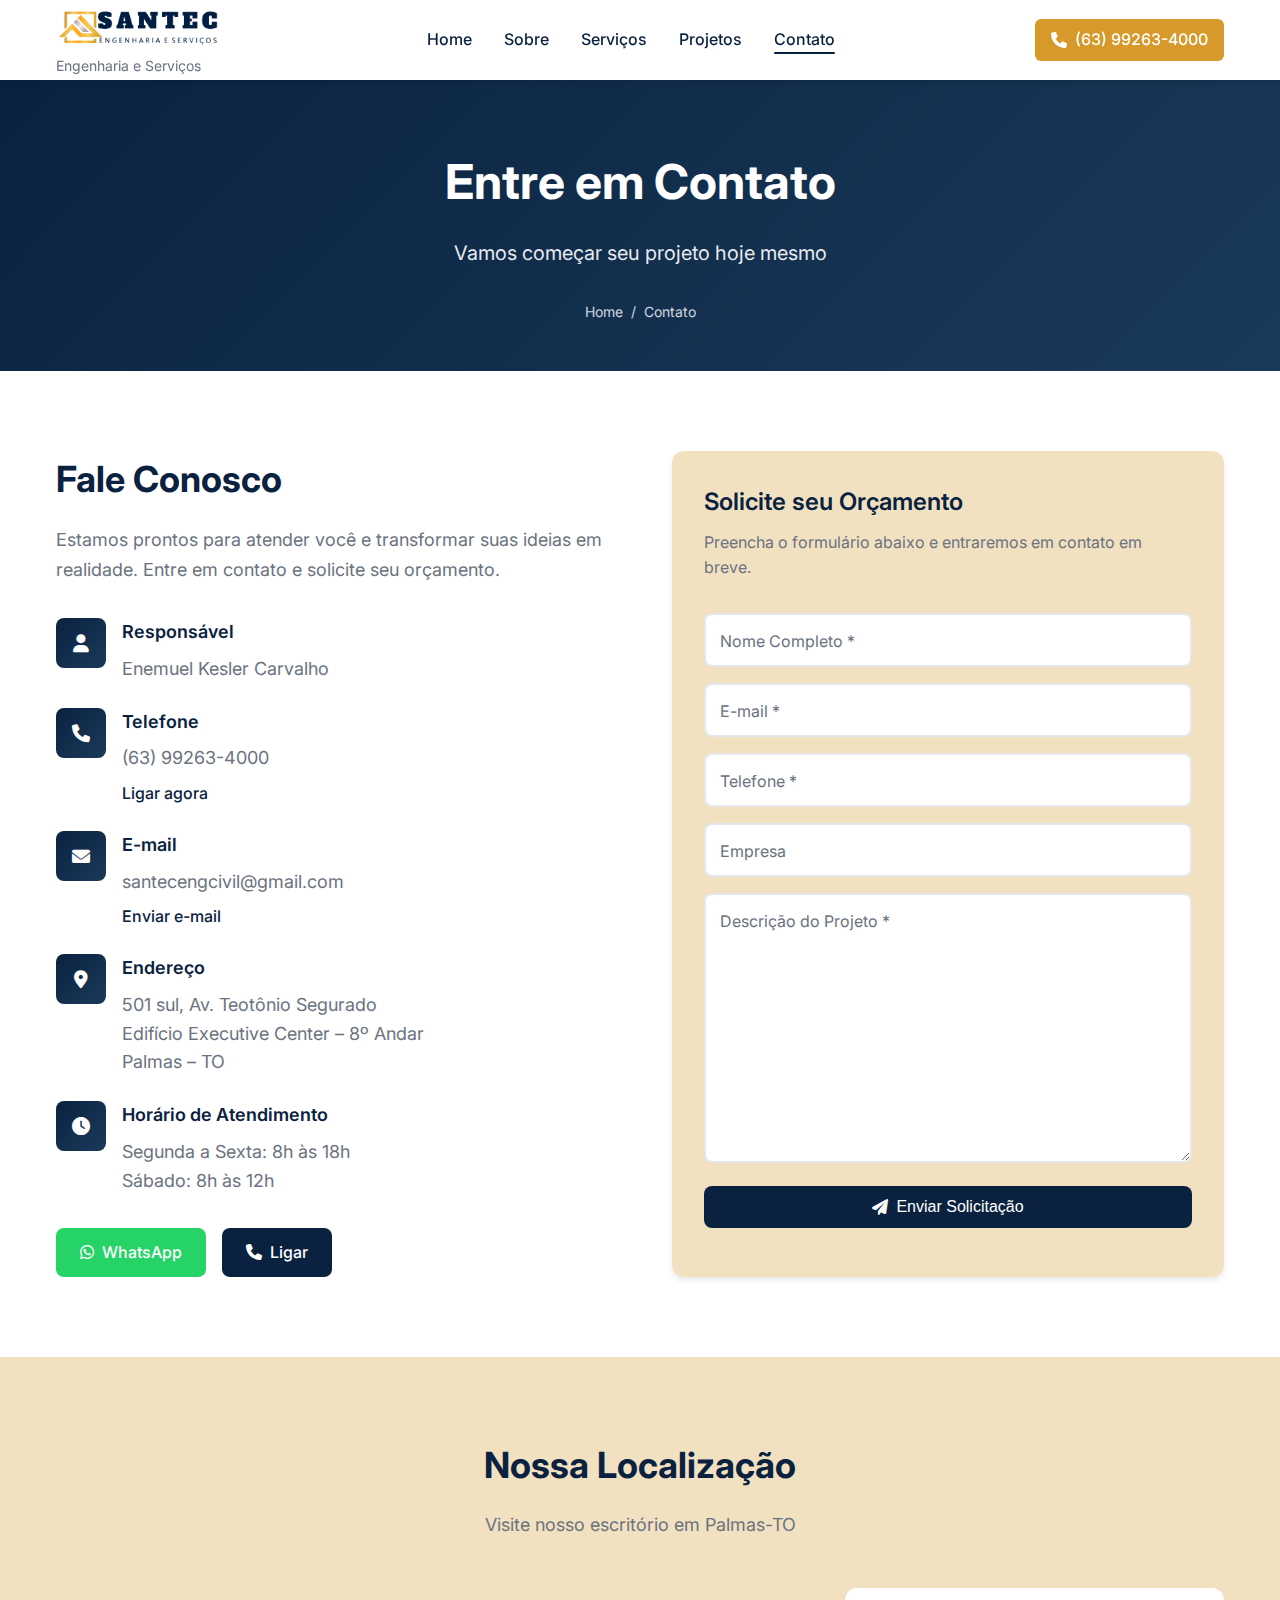
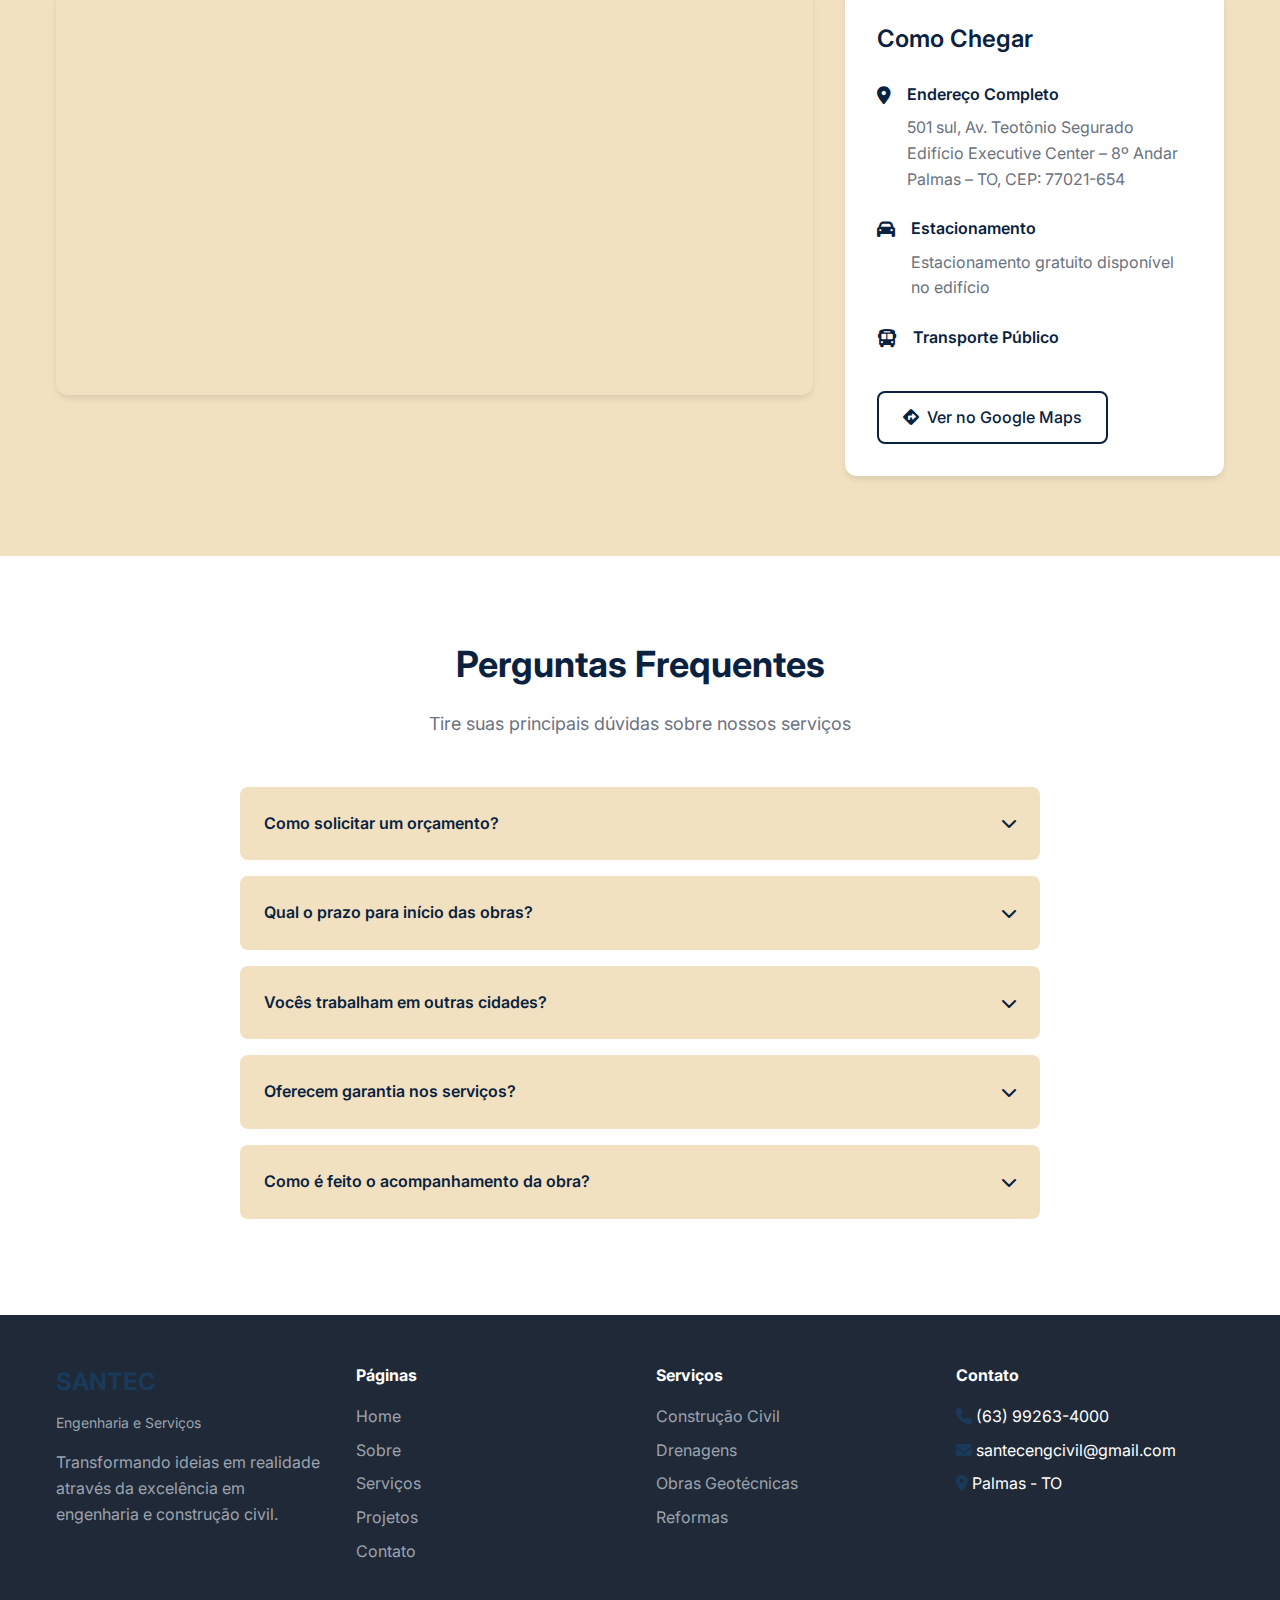
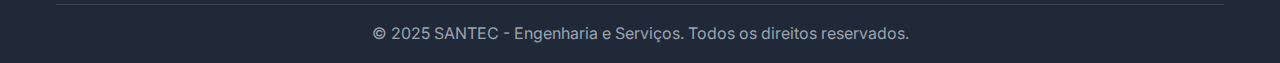
<file: contato.html>
<!DOCTYPE html>
<html lang="pt-BR">
<head>
    <meta charset="UTF-8">
    <meta name="viewport" content="width=device-width, initial-scale=1.0">
    <title>Contato - SANTEC Engenharia e Serviços</title>
    <meta name="description" content="Entre em contato com a SANTEC. Solicite orçamentos e tire suas dúvidas sobre nossos serviços de engenharia.">
    <link rel="stylesheet" href="./css/style.css">
    <link href="https://fonts.googleapis.com/css2?family=Inter:wght@300;400;500;600;700;800&display=swap" rel="stylesheet">
    <link rel="stylesheet" href="https://cdnjs.cloudflare.com/ajax/libs/font-awesome/6.0.0/css/all.min.css">
</head>
<body>
    <!-- Header -->
    <header class="header" id="header">
        <nav class="nav container">
            <div class="nav__logo">
                <img src="./images/santec_logo.png" alt="SANTEC - Engenharia e Serviços" style="height: 50px; width: auto;">
                <span>Engenharia e Serviços</span>
            </div>
            
            <div class="nav__menu" id="nav-menu">
                <ul class="nav__list">
                    <li class="nav__item">
                        <a href="index.html" class="nav__link">Home</a>
                    </li>
                    <li class="nav__item">
                        <a href="sobre.html" class="nav__link">Sobre</a>
                    </li>
                    <li class="nav__item">
                        <a href="servicos.html" class="nav__link">Serviços</a>
                    </li>
                    <li class="nav__item">
                        <a href="projetos.html" class="nav__link">Projetos</a>
                    </li>
                    <li class="nav__item">
                        <a href="contato.html" class="nav__link active-link">Contato</a>
                    </li>
                </ul>
                
                <div class="nav__close" id="nav-close">
                    <i class="fas fa-times"></i>
                </div>
            </div>
            
            <div class="nav__actions">
                <a href="tel:+5563992634000" class="nav__phone">
                    <i class="fas fa-phone"></i>
                    (63) 99263-4000
                </a>
                
                <div class="nav__toggle" id="nav-toggle">
                    <i class="fas fa-bars"></i>
                </div>
            </div>
        </nav>
    </header>

    <!-- Main -->
    <main class="main">
        <!-- Page Header -->
        <section class="page-header">
            <div class="container">
                <div class="page-header__content">
                    <h1>Entre em Contato</h1>
                    <p>Vamos começar seu projeto hoje mesmo</p>
                    <nav class="breadcrumb">
                        <a href="index.html">Home</a>
                        <span>/</span>
                        <span>Contato</span>
                    </nav>
                </div>
            </div>
        </section>

        <!-- Contact Section -->
        <section class="contact section">
            <div class="container">
                <div class="contact__container">
                    <!-- Contact Info -->
                    <div class="contact__info">
                        <h2>Fale Conosco</h2>
                        <p>Estamos prontos para atender você e transformar suas ideias em realidade. Entre em contato e solicite seu orçamento.</p>
                        
                        <div class="contact__details">
                            <div class="contact__item">
                                <div class="contact__icon">
                                    <i class="fas fa-user"></i>
                                </div>
                                <div>
                                    <h4>Responsável</h4>
                                    <p>Enemuel Kesler Carvalho</p>
                                </div>
                            </div>
                            
                            <div class="contact__item">
                                <div class="contact__icon">
                                    <i class="fas fa-phone"></i>
                                </div>
                                <div>
                                    <h4>Telefone</h4>
                                    <p>(63) 99263-4000</p>
                                    <a href="tel:+5563992634000" class="contact__link">Ligar agora</a>
                                </div>
                            </div>
                            
                            <div class="contact__item">
                                <div class="contact__icon">
                                    <i class="fas fa-envelope"></i>
                                </div>
                                <div>
                                    <h4>E-mail</h4>
                                    <p>santecengcivil@gmail.com</p>
                                    <a href="mailto:santecengcivil@gmail.com" class="contact__link">Enviar e-mail</a>
                                </div>
                            </div>
                            
                            <div class="contact__item">
                                <div class="contact__icon">
                                    <i class="fas fa-map-marker-alt"></i>
                                </div>
                                <div>
                                    <h4>Endereço</h4>
                                    <p>501 sul, Av. Teotônio Segurado<br>
                                    Edifício Executive Center – 8º Andar<br>
                                    Palmas – TO</p>
                                </div>
                            </div>
                            
                            <div class="contact__item">
                                <div class="contact__icon">
                                    <i class="fas fa-clock"></i>
                                </div>
                                <div>
                                    <h4>Horário de Atendimento</h4>
                                    <p>Segunda a Sexta: 8h às 18h<br>
                                    Sábado: 8h às 12h</p>
                                </div>
                            </div>
                        </div>

                        <!-- Quick Contact Buttons -->
                        <div class="quick__contact">
                            <a href="https://wa.me/5563992634000" class="quick__btn whatsapp" target="_blank">
                                <i class="fab fa-whatsapp"></i>
                                WhatsApp
                            </a>
                            <a href="tel:+5563992634000" class="quick__btn phone">
                                <i class="fas fa-phone"></i>
                                Ligar
                            </a>
                        </div>
                    </div>
                    
                    <!-- Contact Form -->
                    <div class="contact__form-container">
                        <h3>Solicite seu Orçamento</h3>
                        <p>Preencha o formulário abaixo e entraremos em contato em breve.</p>
                        
                        <form class="contact__form" id="contact-form" action="https://formspree.io/f/mqayzrkv" method="POST">
                            
                                <div class="form__group">
                                    <input type="text" id="name" name="name" class="form__input" placeholder=" " required>
                                    <label for="name" class="form__label">Nome Completo *</label>
                                </div>
                                
                                <div class="form__group">
                                    <input type="email" id="email" name="email" class="form__input" placeholder=" " required>
                                    <label for="email" class="form__label">E-mail *</label>
                                </div>
                            
                            
                            
                                <div class="form__group">
                                    <input type="tel" id="phone" name="telefone" class="form__input" placeholder=" " required>
                                    <label for="phone" class="form__label">Telefone *</label>
                                </div>
                                
                                <div class="form__group">
                                    <input type="text" id="company" name="company" class="form__input" placeholder=" ">
                                    <label for="company" class="form__label">Empresa</label>
                                </div>
                            
                            
                            
                            <div class="form__group">
                                <textarea id="message" name="descricao_do_projeto" class="form__input form__textarea" placeholder=" " required></textarea>
                                <label for="message" class="form__label">Descrição do Projeto *</label>
                            </div>
                            
                            <button type="submit" class="btn btn--primary btn--full">
                                <i class="fas fa-paper-plane"></i>
                                Enviar Solicitação
                            </button>
                        </form>
                    </div>
                </div>
            </div>
        </section>

        <!-- Map Section -->
        <section class="map section">
            <div class="container">
                <div class="section__header">
                    <h2 class="section__title">Nossa Localização</h2>
                    <p class="section__subtitle">Visite nosso escritório em Palmas-TO</p>
                </div>
                <div class="map__container">
                    <div class="map__embed">
                        <iframe 
                            src="https://www.google.com/maps/embed?pb=!1m18!1m12!1m3!1d3301.8388701240883!2d-48.3347983174154!3d-10.215508945833085!2m3!1f0!2f0!3f0!3m2!1i1024!2i768!4f13.1!3m3!1m2!1s0x933b34bdd563d391%3A0x35f65eec5fef2119!2sEdificio%20Executive%20Center!5e0!3m2!1spt-BR!2sbr!4v1758647040303!5m2!1spt-BR!2sbr" 
                            width="100%" 
                            height="400" 
                            style="border:0;" 
                            allowfullscreen="" 
                            loading="lazy" 
                            referrerpolicy="no-referrer-when-downgrade">
                        </iframe>
                    </div>
                    
                    <div class="map__info">
                        <h3>Como Chegar</h3>
                        <div class="map__details">
                            <div class="map__item">
                                <i class="fas fa-map-marker-alt"></i>
                                <div>
                                    <h4>Endereço Completo</h4>
                                    <p>501 sul, Av. Teotônio Segurado<br>
                                    Edifício Executive Center – 8º Andar<br>
                                    Palmas – TO, CEP: 77021-654</p>
                                </div>
                            </div>
                            
                            <div class="map__item">
                                <i class="fas fa-car"></i>
                                <div>
                                    <h4>Estacionamento</h4>
                                    <p>Estacionamento gratuito disponível no edifício</p>
                                </div>
                            </div>
                            
                            <div class="map__item">
                                <i class="fas fa-bus"></i>
                                <div>
                                    <h4>Transporte Público</h4>
                                </div>
                            </div>
                        </div>
                        
                        <a href="https://maps.google.com/?q=Edificio+Executive+Center+Palmas+TO" target="_blank" class="btn btn--secondary">
                            <i class="fas fa-directions"></i>
                            Ver no Google Maps
                        </a>
                    </div>
                </div>
            </div>
        </section>

        <!-- FAQ Section -->
        <section class="faq section">
            <div class="container">
                <div class="section__header">
                    <h2 class="section__title">Perguntas Frequentes</h2>
                    <p class="section__subtitle">Tire suas principais dúvidas sobre nossos serviços</p>
                </div>
                
                <div class="faq__container">
                    <div class="faq__item">
                        <div class="faq__question" onclick="toggleFaq(this)">
                            <h4>Como solicitar um orçamento?</h4>
                            <i class="fas fa-chevron-down"></i>
                        </div>
                        <div class="faq__answer">
                            <p>Você pode solicitar um orçamento através do formulário desta página, por telefone ou WhatsApp. Nossa equipe entrará em contato em até 24 horas para agendar uma visita técnica.</p>
                        </div>
                    </div>
                    
                    <div class="faq__item">
                        <div class="faq__question" onclick="toggleFaq(this)">
                            <h4>Qual o prazo para início das obras?</h4>
                            <i class="fas fa-chevron-down"></i>
                        </div>
                        <div class="faq__answer">
                            <p>O prazo varia conforme a complexidade do projeto e disponibilidade de nossa equipe. Geralmente, obras menores podem iniciar em 15 dias, enquanto projetos maiores podem levar de 30 a 60 dias para início.</p>
                        </div>
                    </div>
                    
                    <div class="faq__item">
                        <div class="faq__question" onclick="toggleFaq(this)">
                            <h4>Vocês trabalham em outras cidades?</h4>
                            <i class="fas fa-chevron-down"></i>
                        </div>
                        <div class="faq__answer">
                            <p>Sim, atendemos todo o território nacional. Para projetos fora de Palmas-TO, avaliamos cada caso individualmente considerando logística e viabilidade.</p>
                        </div>
                    </div>
                    
                    <div class="faq__item">
                        <div class="faq__question" onclick="toggleFaq(this)">
                            <h4>Oferecem garantia nos serviços?</h4>
                            <i class="fas fa-chevron-down"></i>
                        </div>
                        <div class="faq__answer">
                            <p>Sim, oferecemos garantia de 5 anos para estruturas e 1 ano para acabamentos, conforme normas técnicas. Também prestamos suporte pós-obra para eventuais ajustes.</p>
                        </div>
                    </div>
                    
                    <div class="faq__item">
                        <div class="faq__question" onclick="toggleFaq(this)">
                            <h4>Como é feito o acompanhamento da obra?</h4>
                            <i class="fas fa-chevron-down"></i>
                        </div>
                        <div class="faq__answer">
                            <p>Fornecemos relatórios semanais com fotos e cronograma atualizado. O cliente tem acesso a um portal online para acompanhar o progresso em tempo real.</p>
                        </div>
                    </div>
                </div>
            </div>
        </section>
    </main>

    <!-- Footer -->
    <footer class="footer">
        <div class="container">
            <div class="footer__content">
                <div class="footer__section">
                    <div class="footer__logo">
                        <h3>SANTEC</h3>
                        <span>Engenharia e Serviços</span>
                    </div>
                    <p>Transformando ideias em realidade através da excelência em engenharia e construção civil.</p>
                </div>
                
                <div class="footer__section">
                    <h4>Páginas</h4>
                    <ul>
                        <li><a href="index.html">Home</a></li>
                        <li><a href="sobre.html">Sobre</a></li>
                        <li><a href="servicos.html">Serviços</a></li>
                        <li><a href="projetos.html">Projetos</a></li>
                        <li><a href="contato.html">Contato</a></li>
                    </ul>
                </div>
                
                <div class="footer__section">
                    <h4>Serviços</h4>
                    <ul>
                        <li><a href="servicos.html">Construção Civil</a></li>
                        <li><a href="servicos.html">Drenagens</a></li>
                        <li><a href="servicos.html">Obras Geotécnicas</a></li>
                        <li><a href="servicos.html">Reformas</a></li>
                    </ul>
                </div>
                
                <div class="footer__section">
                    <h4>Contato</h4>
                    <ul>
                        <li><i class="fas fa-phone"></i> (63) 99263-4000</li>
                        <li><i class="fas fa-envelope"></i> santecengcivil@gmail.com</li>
                        <li><i class="fas fa-map-marker-alt"></i> Palmas - TO</li>
                    </ul>
                </div>
            </div>
            
            <div class="footer__bottom">
                <p>&copy; 2025 SANTEC - Engenharia e Serviços. Todos os direitos reservados.</p>
            </div>
        </div>
    </footer>

    <!-- Scripts -->
    <script src="./js/main.js"></script>
</body>
</html>
</file>
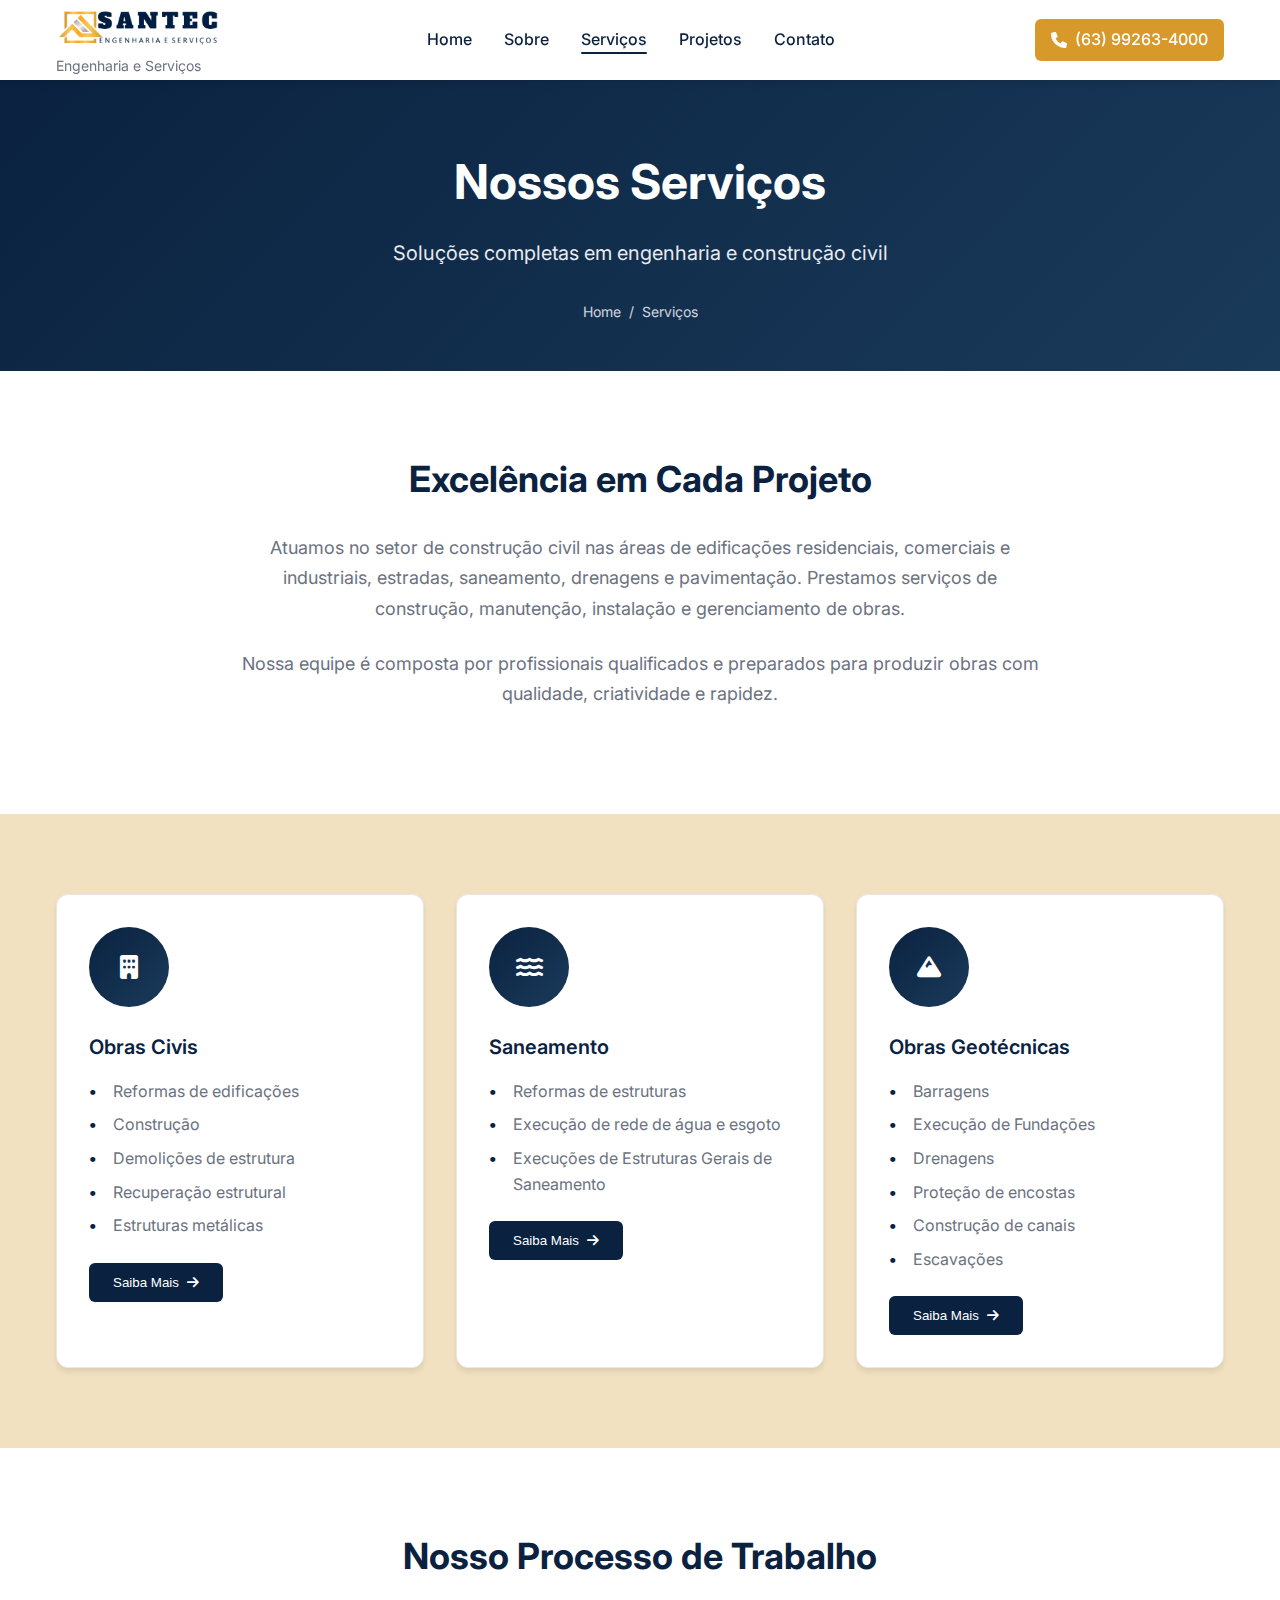
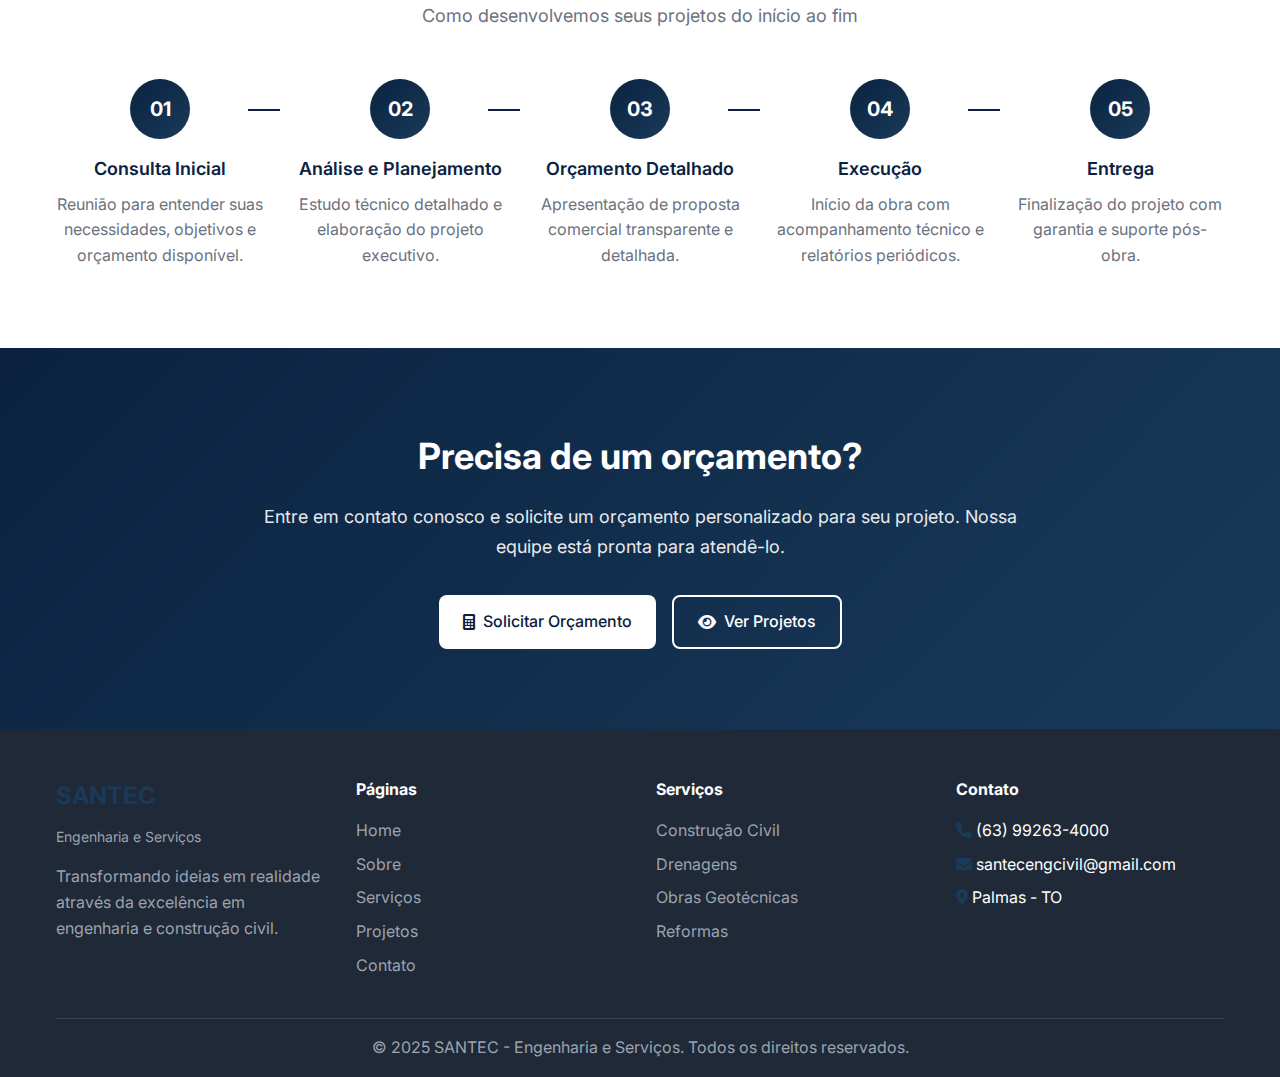
<file: servicos.html>
<!DOCTYPE html>
<html lang="pt-BR">
<head>
    <meta charset="UTF-8">
    <meta name="viewport" content="width=device-width, initial-scale=1.0">
    <title>Serviços - SANTEC Engenharia e Serviços</title>
    <meta name="description" content="Conheça todos os serviços da SANTEC: construção civil, drenagens, obras geotécnicas, reformas e muito mais.">
    <link rel="stylesheet" href="./css/style.css">
    <link href="https://fonts.googleapis.com/css2?family=Inter:wght@300;400;500;600;700;800&display=swap" rel="stylesheet">
    <link rel="stylesheet" href="https://cdnjs.cloudflare.com/ajax/libs/font-awesome/6.0.0/css/all.min.css">
</head>
<body>
    <!-- Header -->
    <header class="header" id="header">
        <nav class="nav container">
            <div class="nav__logo">
                <img src="./images/santec_logo.png" alt="SANTEC - Engenharia e Serviços" style="height: 50px; width: auto;">
                <span>Engenharia e Serviços</span>
            </div>
            
            <div class="nav__menu" id="nav-menu">
                <ul class="nav__list">
                    <li class="nav__item">
                        <a href="index.html" class="nav__link">Home</a>
                    </li>
                    <li class="nav__item">
                        <a href="sobre.html" class="nav__link">Sobre</a>
                    </li>
                    <li class="nav__item">
                        <a href="servicos.html" class="nav__link active-link">Serviços</a>
                    </li>
                    <li class="nav__item">
                        <a href="projetos.html" class="nav__link">Projetos</a>
                    </li>
                    <li class="nav__item">
                        <a href="contato.html" class="nav__link">Contato</a>
                    </li>
                </ul>
                
                <div class="nav__close" id="nav-close">
                    <i class="fas fa-times"></i>
                </div>
            </div>
            
            <div class="nav__actions">
                <a href="tel:+5563992634000" class="nav__phone">
                    <i class="fas fa-phone"></i>
                    (63) 99263-4000
                </a>
                
                <div class="nav__toggle" id="nav-toggle">
                    <i class="fas fa-bars"></i>
                </div>
            </div>
        </nav>
    </header>

    <!-- Main -->
    <main class="main">
        <!-- Page Header -->
        <section class="page-header">
            <div class="container">
                <div class="page-header__content">
                    <h1>Nossos Serviços</h1>
                    <p>Soluções completas em engenharia e construção civil</p>
                    <nav class="breadcrumb">
                        <a href="index.html">Home</a>
                        <span>/</span>
                        <span>Serviços</span>
                    </nav>
                </div>
            </div>
        </section>

        <!-- Services Overview -->
        <section class="services-overview section">
            <div class="container">
                <div class="services-overview__content">
                    <h2>Excelência em Cada Projeto</h2>
                    <p>Atuamos no setor de construção civil nas áreas de edificações residenciais, comerciais e industriais, estradas, saneamento, drenagens e pavimentação. Prestamos serviços de construção, manutenção, instalação e gerenciamento de obras.</p>
                    <p>Nossa equipe é composta por profissionais qualificados e preparados para produzir obras com qualidade, criatividade e rapidez.</p>
                </div>
            </div>
        </section>

        <!-- Services Grid -->
        <section class="services section">
            <div class="container">
                <div class="services__container">
                    <!-- Obras Civis -->
                    <div class="service__card">
                        <div class="service__icon">
                            <i class="fas fa-building"></i>
                        </div>
                        <h3>Obras Civis</h3>
                        <ul>
                            <li>Reformas de edificações</li>
                            <li>Construção</li>
                            <li>Demolições de estrutura</li>
                            <li>Recuperação estrutural</li>
                            <li>Estruturas metálicas</li>
                        </ul>
                        <button class="service__btn" onclick="openServiceModal('construcao')">
                            Saiba Mais <i class="fas fa-arrow-right"></i>
                        </button>
                    </div>
                    
                    <!-- Saneamento -->
                    <div class="service__card">
                        <div class="service__icon">
                            <i class="fas fa-water"></i>
                        </div>
                        <h3>Saneamento</h3>
                        <ul>
                            <li>Reformas de estruturas</li>
                            <li>Execução de rede de água e esgoto</li>
                            <li>Execuções de Estruturas Gerais de Saneamento</li>
                        </ul>
                        <button class="service__btn" onclick="openServiceModal('drenagens')">
                            Saiba Mais <i class="fas fa-arrow-right"></i>
                        </button>
                    </div>
                    
                    <!-- Obras Geotécnicas -->
                    <div class="service__card">
                        <div class="service__icon">
                            <i class="fas fa-mountain"></i>
                        </div>
                        <h3>Obras Geotécnicas</h3>
                        <ul>
                            <li>Barragens</li>
                            <li>Execução de Fundações</li>
                            <li>Drenagens</li>
                            <li>Proteção de encostas</li>
                            <li>Construção de canais</li>
                            <li>Escavações</li>
                        </ul>
                        <button class="service__btn" onclick="openServiceModal('geotecnicas')">
                            Saiba Mais <i class="fas fa-arrow-right"></i>
                        </button>
                    </div>
                    
                </div>
            </div>
        </section>

        <!-- Process -->
        <section class="process section">
            <div class="container">
                <div class="section__header">
                    <h2 class="section__title">Nosso Processo de Trabalho</h2>
                    <p class="section__subtitle">Como desenvolvemos seus projetos do início ao fim</p>
                </div>
                
                <div class="process__container">
                    <div class="process__step">
                        <div class="process__number">01</div>
                        <div class="process__content">
                            <h3>Consulta Inicial</h3>
                            <p>Reunião para entender suas necessidades, objetivos e orçamento disponível.</p>
                        </div>
                    </div>
                    
                    <div class="process__step">
                        <div class="process__number">02</div>
                        <div class="process__content">
                            <h3>Análise e Planejamento</h3>
                            <p>Estudo técnico detalhado e elaboração do projeto executivo.</p>
                        </div>
                    </div>
                    
                    <div class="process__step">
                        <div class="process__number">03</div>
                        <div class="process__content">
                            <h3>Orçamento Detalhado</h3>
                            <p>Apresentação de proposta comercial transparente e detalhada.</p>
                        </div>
                    </div>
                    
                    <div class="process__step">
                        <div class="process__number">04</div>
                        <div class="process__content">
                            <h3>Execução</h3>
                            <p>Início da obra com acompanhamento técnico e relatórios periódicos.</p>
                        </div>
                    </div>
                    
                    <div class="process__step">
                        <div class="process__number">05</div>
                        <div class="process__content">
                            <h3>Entrega</h3>
                            <p>Finalização do projeto com garantia e suporte pós-obra.</p>
                        </div>
                    </div>
                </div>
            </div>
        </section>

        <!-- CTA Section -->
        <section class="cta section">
            <div class="container">
                <div class="cta__container">
                    <div class="cta__content">
                        <h2>Precisa de um orçamento?</h2>
                        <p>Entre em contato conosco e solicite um orçamento personalizado para seu projeto. Nossa equipe está pronta para atendê-lo.</p>
                        <div class="cta__buttons">
                            <a href="contato.html" class="btn btn--primary">
                                <i class="fas fa-calculator"></i>
                                Solicitar Orçamento
                            </a>
                            <a href="projetos.html" class="btn btn--secondary">
                                <i class="fas fa-eye"></i>
                                Ver Projetos
                            </a>
                        </div>
                    </div>
                </div>
            </div>
        </section>
    </main>

    <!-- Service Modal -->
    <div class="modal" id="serviceModal">
        <div class="modal__content">
            <div class="modal__header">
                <h3 id="modalTitle">Título do Serviço</h3>
                <button class="modal__close" onclick="closeServiceModal()">
                    <i class="fas fa-times"></i>
                </button>
            </div>
            <div class="modal__body">
                <div id="modalContent">
                    <!-- Conteúdo será inserido dinamicamente -->
                </div>
            </div>
        </div>
    </div>

    <!-- Footer -->
    <footer class="footer">
        <div class="container">
            <div class="footer__content">
                <div class="footer__section">
                    <div class="footer__logo">
                        <h3>SANTEC</h3>
                        <span>Engenharia e Serviços</span>
                    </div>
                    <p>Transformando ideias em realidade através da excelência em engenharia e construção civil.</p>
                </div>
                
                <div class="footer__section">
                    <h4>Páginas</h4>
                    <ul>
                        <li><a href="index.html">Home</a></li>
                        <li><a href="sobre.html">Sobre</a></li>
                        <li><a href="servicos.html">Serviços</a></li>
                        <li><a href="projetos.html">Projetos</a></li>
                        <li><a href="contato.html">Contato</a></li>
                    </ul>
                </div>
                
                <div class="footer__section">
                    <h4>Serviços</h4>
                    <ul>
                        <li><a href="servicos.html">Construção Civil</a></li>
                        <li><a href="servicos.html">Drenagens</a></li>
                        <li><a href="servicos.html">Obras Geotécnicas</a></li>
                        <li><a href="servicos.html">Reformas</a></li>
                    </ul>
                </div>
                
                <div class="footer__section">
                    <h4>Contato</h4>
                    <ul>
                        <li><i class="fas fa-phone"></i> (63) 99263-4000</li>
                        <li><i class="fas fa-envelope"></i> santecengcivil@gmail.com</li>
                        <li><i class="fas fa-map-marker-alt"></i> Palmas - TO</li>
                    </ul>
                </div>
            </div>
            
            <div class="footer__bottom">
                <p>&copy; 2025 SANTEC - Engenharia e Serviços. Todos os direitos reservados.</p>
            </div>
        </div>
    </footer>

    <!-- Scripts -->
    <script src="./js/main.js"></script>
</body>
</html>
</file>
<file: css/style.css>
/* ===== RESET & BASE ===== */
* {
    margin: 0;
    padding: 0;
    box-sizing: border-box;
}

html {
    scroll-behavior: smooth;
}

body {
    font-family: 'Inter', sans-serif;
    font-size: 16px;
    line-height: 1.6;
    color: #374151;
    background-color: #ffffff;
}

/* ===== VARIABLES ===== */
:root {
    /* Colors */
    --primary-color: #0A2240; /* Navy Blue from logo */
    --primary-light: #1A3A5A; /* Slightly lighter primary for hover/active states */
    --secondary-color: #D79A2A; /* Golden Yellow from logo */
    --secondary-light: #E8B04F; /* Slightly lighter secondary for hover/active states */
    --text-color: #0A2240; /* Using primary color for main text */
    --text-light: #6B7280; /* Keeping original light text color */
    --background-color: #F1E1C0; /* Light Cream from logo for background */
    --white: #ffffff;
    --black: #000000;
    --success: #10b981;
    --error: #ef4444;
    --warning: #f59e0b;
    
    /* Spacing */
    --container-max-width: 1200px;
    --section-padding: 5rem 0;
    --header-height: 80px;
    
    /* Typography */
    --font-size-xs: 0.75rem;
    --font-size-sm: 0.875rem;
    --font-size-base: 1rem;
    --font-size-lg: 1.125rem;
    --font-size-xl: 1.25rem;
    --font-size-2xl: 1.5rem;
    --font-size-3xl: 1.875rem;
    --font-size-4xl: 2.25rem;
    --font-size-5xl: 3rem;
    
    /* Shadows */
    --shadow-sm: 0 1px 2px 0 rgba(0, 0, 0, 0.05);
    --shadow-md: 0 4px 6px -1px rgba(0, 0, 0, 0.1);
    --shadow-lg: 0 10px 15px -3px rgba(0, 0, 0, 0.1);
    --shadow-xl: 0 20px 25px -5px rgba(0, 0, 0, 0.1);
    
    /* Transitions */
    --transition: all 0.3s ease;
}

/* ===== UTILITIES ===== */
.container {
    max-width: var(--container-max-width);
    margin: 0 auto;
    padding: 0 1rem;
}

.section {
    padding: var(--section-padding);
}

.section__header {
    text-align: center;
    margin-bottom: 3rem;
}

.section__title {
    font-size: var(--font-size-4xl);
    font-weight: 700;
    color: var(--text-color);
    margin-bottom: 1rem;
}

.section__subtitle {
    font-size: var(--font-size-lg);
    color: var(--text-light);
    max-width: 600px;
    margin: 0 auto;
}

.highlight {
    color: var(--primary-color);
    position: relative;
}

.highlight::after {
    content: '';
    position: absolute;
    bottom: 0;
    left: 0;
    width: 100%;
    height: 3px;
    background: linear-gradient(90deg, var(--primary-color), var(--secondary-color));
    border-radius: 2px;
}

/* ===== BUTTONS ===== */
.btn {
    display: inline-flex;
    align-items: center;
    gap: 0.5rem;
    padding: 0.75rem 1.5rem;
    font-size: var(--font-size-base);
    font-weight: 500;
    text-decoration: none;
    border: none;
    border-radius: 8px;
    cursor: pointer;
    transition: var(--transition);
    text-align: center;
    white-space: nowrap;
}

.btn--primary {
    background: var(--primary-color);
    color: var(--white);
}

.btn--primary:hover {
    background: var(--primary-light);
    transform: translateY(-2px);
    box-shadow: var(--shadow-lg);
}

.btn--secondary {
    background: transparent;
    color: var(--primary-color);
    border: 2px solid var(--primary-color);
}

.btn--secondary:hover {
    background: var(--primary-color);
    color: var(--white);
    transform: translateY(-2px);
}

.btn--full {
    width: 100%;
    justify-content: center;
}

/* ===== HEADER ===== */
.header {
    position: fixed;
    top: 0;
    left: 0;
    width: 100%;
    background: var(--white);
    box-shadow: var(--shadow-md);
    z-index: 1000;
    transition: var(--transition);
}

.nav {
    display: flex;
    align-items: center;
    justify-content: space-between;
    height: var(--header-height);
}

.nav__logo h2 {
    font-size: var(--font-size-2xl);
    font-weight: 800;
    color: var(--primary-color);
    margin-bottom: 0;
}

.nav__logo span {
    font-size: var(--font-size-sm);
    color: var(--text-light);
    display: block;
    margin-top: -5px;
}

.nav__list {
    display: flex;
    list-style: none;
    gap: 2rem;
}

.nav__link {
    font-weight: 500;
    color: var(--text-color);
    text-decoration: none;
    transition: var(--transition);
    position: relative;
}

.nav__link:hover,
.nav__link.active-link {
    color: var(--primary-color);
}

.nav__link.active-link::after {
    content: '';
    position: absolute;
    bottom: -5px;
    left: 0;
    width: 100%;
    height: 2px;
    background: var(--primary-color);
    border-radius: 1px;
}

.nav__actions {
    display: flex;
    align-items: center;
    gap: 1rem;
}

.nav__phone {
    display: flex;
    align-items: center;
    gap: 0.5rem;
    padding: 0.5rem 1rem;
    background: var(--secondary-color);
    color: var(--white);
    text-decoration: none;
    border-radius: 6px;
    font-weight: 500;
    transition: var(--transition);
}

.nav__phone:hover {
    background: var(--secondary-light);
    transform: translateY(-1px);
}

.nav__toggle,
.nav__close {
    display: none;
    font-size: var(--font-size-xl);
    cursor: pointer;
    color: var(--text-color);
}

/* ===== MAIN ===== */
.main {
    margin-top: var(--header-height);
}

/* ===== PAGE HEADER ===== */
.page-header {
    background: linear-gradient(135deg, var(--primary-color), var(--primary-light));
    color: var(--white);
    padding: 4rem 0 3rem;
    text-align: center;
}

.page-header__content h1 {
    font-size: var(--font-size-5xl);
    font-weight: 700;
    margin-bottom: 1rem;
}

.page-header__content p {
    font-size: var(--font-size-xl);
    margin-bottom: 2rem;
    opacity: 0.9;
}

.breadcrumb {
    display: flex;
    align-items: center;
    justify-content: center;
    gap: 0.5rem;
    font-size: var(--font-size-sm);
    opacity: 0.8;
}

.breadcrumb a {
    color: var(--white);
    text-decoration: none;
}

.breadcrumb a:hover {
    text-decoration: underline;
}

/* ===== HOME SECTION ===== */
.home {
    background: linear-gradient(135deg, var(--white) 0%, var(--accent-color) 100%);
    min-height: 90vh;
    display: flex;
    align-items: center;
}

.home__container {
    display: grid;
    grid-template-columns: 1fr 1fr;
    gap: 4rem;
    align-items: center;
}

.home__title {
    font-size: var(--font-size-5xl);
    font-weight: 800;
    line-height: 1.2;
    margin-bottom: 1.5rem;
    color: var(--text-color);
}

.home__description {
    font-size: var(--font-size-lg);
    color: var(--text-light);
    margin-bottom: 2rem;
    line-height: 1.7;
}

.home__buttons {
    display: flex;
    gap: 1rem;
    margin-bottom: 3rem;
    flex-wrap: wrap;
}

.home__stats {
    display: grid;
    grid-template-columns: repeat(3, 1fr);
    gap: 2rem;
}

.stat {
    text-align: center;
}

.stat h3 {
    font-size: var(--font-size-3xl);
    font-weight: 700;
    color: var(--primary-color);
    margin-bottom: 0.5rem;
}

.stat p {
    font-size: var(--font-size-sm);
    color: var(--text-light);
    font-weight: 500;
}

.home__image {
    position: relative;
    border-radius: 12px;
    overflow: hidden;
    box-shadow: var(--shadow-xl);
}

.home__image img {
    width: 100%;
    height: 500px;
    object-fit: cover;
}

.home__image-overlay {
    position: absolute;
    top: 0;
    left: 0;
    width: 100%;
    height: 100%;
    background: linear-gradient(45deg, rgba(30, 64, 175, 0.1), rgba(59, 130, 246, 0.1));
}

/* ===== SERVICES PREVIEW ===== */
.services-preview {
    background: var(--white);
}

.services-preview__container {
    display: grid;
    grid-template-columns: repeat(auto-fit, minmax(280px, 1fr));
    gap: 2rem;
    margin-bottom: 3rem;
}

.service-preview__card {
    background: var(--white);
    padding: 2rem;
    border-radius: 12px;
    box-shadow: var(--shadow-md);
    text-align: center;
    transition: var(--transition);
    border: 1px solid #e5e7eb;
}

.service-preview__card:hover {
    transform: translateY(-5px);
    box-shadow: var(--shadow-xl);
}

.service-preview__icon {
    width: 80px;
    height: 80px;
    background: linear-gradient(135deg, var(--primary-color), var(--primary-light));
    border-radius: 50%;
    display: flex;
    align-items: center;
    justify-content: center;
    margin: 0 auto 1.5rem;
    color: var(--white);
    font-size: var(--font-size-2xl);
}

.service-preview__card h3 {
    font-size: var(--font-size-xl);
    font-weight: 600;
    margin-bottom: 1rem;
    color: var(--text-color);
}

.service-preview__card p {
    color: var(--text-light);
    margin-bottom: 1.5rem;
    line-height: 1.6;
}

.service-preview__link {
    color: var(--primary-color);
    text-decoration: none;
    font-weight: 500;
    display: inline-flex;
    align-items: center;
    gap: 0.5rem;
    transition: var(--transition);
}

.service-preview__link:hover {
    color: var(--primary-light);
    transform: translateX(5px);
}

.services-preview__cta {
    text-align: center;
}

/* ===== ABOUT PREVIEW ===== */
.about-preview {
    background: var(--background-color);
}

.about-preview__container {
    display: grid;
    grid-template-columns: 1fr 1fr;
    gap: 4rem;
    align-items: center;
}

.about-preview__content h2 {
    font-size: var(--font-size-4xl);
    font-weight: 700;
    margin-bottom: 1.5rem;
    color: var(--text-color);
}

.about-preview__content p {
    font-size: var(--font-size-lg);
    color: var(--text-light);
    margin-bottom: 2rem;
    line-height: 1.7;
}

.about-preview__features {
    margin-bottom: 2rem;
}

.feature {
    display: flex;
    align-items: center;
    gap: 1rem;
    margin-bottom: 1rem;
}

.feature i {
    color: var(--success);
    font-size: var(--font-size-lg);
}

.feature span {
    color: var(--text-color);
    font-weight: 500;
}

.about-preview__image {
    border-radius: 12px;
    overflow: hidden;
    box-shadow: var(--shadow-xl);
}

.about-preview__image img {
    width: 100%;
    height: 400px;
    object-fit: cover;
}

/* ===== PROJECTS PREVIEW ===== */
.projects-preview {
    background: var(--white);
}

.projects-preview__container {
    display: grid;
    grid-template-columns: repeat(auto-fit, minmax(350px, 1fr));
    gap: 2rem;
    margin-bottom: 3rem;
}

.project-preview__card {
    border-radius: 12px;
    overflow: hidden;
    box-shadow: var(--shadow-md);
    transition: var(--transition);
}

.project-preview__card:hover {
    transform: translateY(-5px);
    box-shadow: var(--shadow-xl);
}

.project-preview__image {
    position: relative;
    height: 250px;
    overflow: hidden;
}

.project-preview__image img {
    width: 100%;
    height: 100%;
    object-fit: cover;
    transition: var(--transition);
}

.project-preview__overlay {
    position: absolute;
    top: 0;
    left: 0;
    width: 100%;
    height: 100%;
    background: linear-gradient(to bottom, transparent, rgba(0, 0, 0, 0.8));
    display: flex;
    align-items: flex-end;
    padding: 1.5rem;
    color: var(--white);
    opacity: 0;
    transition: var(--transition);
}

.project-preview__card:hover .project-preview__overlay {
    opacity: 1;
}

.project-preview__card:hover .project-preview__image img {
    transform: scale(1.1);
}

.project-preview__overlay h3 {
    font-size: var(--font-size-xl);
    font-weight: 600;
    margin-bottom: 0.5rem;
}

.project-preview__overlay p {
    font-size: var(--font-size-sm);
    opacity: 0.9;
}

.projects-preview__cta {
    text-align: center;
}

/* ===== CTA SECTION ===== */
.cta {
    background: linear-gradient(135deg, var(--primary-color), var(--primary-light));
    color: var(--white);
}

.cta__container {
    text-align: center;
    max-width: 800px;
    margin: 0 auto;
}

.cta__content h2 {
    font-size: var(--font-size-4xl);
    font-weight: 700;
    margin-bottom: 1rem;
}

.cta__content p {
    font-size: var(--font-size-lg);
    margin-bottom: 2rem;
    opacity: 0.9;
    line-height: 1.7;
}

.cta__buttons {
    display: flex;
    gap: 1rem;
    justify-content: center;
    flex-wrap: wrap;
}

.cta__buttons .btn--primary {
    background: var(--white);
    color: var(--primary-color);
}

.cta__buttons .btn--primary:hover {
    background: var(--background-color);
    transform: translateY(-2px);
}

.cta__buttons .btn--secondary {
    border-color: var(--white);
    color: var(--white);
}

.cta__buttons .btn--secondary:hover {
    background: var(--white);
    color: var(--primary-color);
}

/* ===== ABOUT PAGE STYLES ===== */
.company-overview {
    background: var(--white);
}

.company-overview__container {
    display: grid;
    grid-template-columns: 1fr 1fr;
    gap: 4rem;
    align-items: center;
}

.company-overview__content h2 {
    font-size: var(--font-size-4xl);
    font-weight: 700;
    margin-bottom: 1.5rem;
    color: var(--text-color);
}

.company-overview__content p {
    font-size: var(--font-size-lg);
    color: var(--text-light);
    margin-bottom: 1.5rem;
    line-height: 1.7;
}

.company-overview__image {
    border-radius: 12px;
    overflow: hidden;
    box-shadow: var(--shadow-xl);
}

.company-overview__image img {
    width: 100%;
    height: 400px;
    object-fit: cover;
}

/* ===== MVV SECTION ===== */
.mvv {
    background: var(--background-color);
}

.mvv__container {
    display: grid;
    grid-template-columns: repeat(auto-fit, minmax(300px, 1fr));
    gap: 2rem;
}

.mvv__card {
    background: var(--white);
    padding: 2.5rem;
    border-radius: 12px;
    box-shadow: var(--shadow-md);
    text-align: center;
    transition: var(--transition);
}

.mvv__card:hover {
    transform: translateY(-5px);
    box-shadow: var(--shadow-xl);
}

.mvv__icon {
    width: 80px;
    height: 80px;
    background: linear-gradient(135deg, var(--primary-color), var(--primary-light));
    border-radius: 50%;
    display: flex;
    align-items: center;
    justify-content: center;
    margin: 0 auto 1.5rem;
    color: var(--white);
    font-size: var(--font-size-2xl);
}

.mvv__card h3 {
    font-size: var(--font-size-xl);
    font-weight: 600;
    margin-bottom: 1rem;
    color: var(--text-color);
}

.mvv__card p {
    color: var(--text-light);
    line-height: 1.6;
}

.mvv__card ul {
    list-style: none;
    text-align: left;
}

.mvv__card li {
    color: var(--text-light);
    margin-bottom: 0.5rem;
    position: relative;
    padding-left: 1.5rem;
}

.mvv__card li::before {
    content: '✓';
    position: absolute;
    left: 0;
    color: var(--success);
    font-weight: bold;
}

/* ===== DIFFERENTIALS ===== */
.differentials {
    background: var(--white);
}

.differentials__container {
    display: grid;
    grid-template-columns: 1fr 1fr;
    gap: 4rem;
    align-items: center;
}

.differentials__content h2 {
    font-size: var(--font-size-4xl);
    font-weight: 700;
    margin-bottom: 1rem;
    color: var(--text-color);
}

.differentials__content p {
    font-size: var(--font-size-lg);
    color: var(--text-light);
    margin-bottom: 2rem;
    line-height: 1.7;
}

.differentials__list {
    display: grid;
    gap: 1.5rem;
}

.differential {
    display: flex;
    gap: 1rem;
    align-items: flex-start;
}

.differential__icon {
    width: 50px;
    height: 50px;
    background: linear-gradient(135deg, var(--primary-color), var(--primary-light));
    border-radius: 8px;
    display: flex;
    align-items: center;
    justify-content: center;
    color: var(--white);
    font-size: var(--font-size-lg);
    flex-shrink: 0;
}

.differential__content h4 {
    font-size: var(--font-size-lg);
    font-weight: 600;
    margin-bottom: 0.5rem;
    color: var(--text-color);
}

.differential__content p {
    color: var(--text-light);
    line-height: 1.6;
    margin: 0;
}

.differentials__image {
    border-radius: 12px;
    overflow: hidden;
    box-shadow: var(--shadow-xl);
}

.differentials__image img {
    width: 100%;
    height: 500px;
    object-fit: cover;
}

/* ===== STATISTICS ===== */
.statistics {
    background: var(--background-color);
}

.statistics__container {
    display: grid;
    grid-template-columns: repeat(auto-fit, minmax(200px, 1fr));
    gap: 2rem;
}

.statistic {
    background: var(--white);
    padding: 2rem;
    border-radius: 12px;
    box-shadow: var(--shadow-md);
    text-align: center;
    transition: var(--transition);
}

.statistic:hover {
    transform: translateY(-5px);
    box-shadow: var(--shadow-xl);
}

.statistic__icon {
    width: 60px;
    height: 60px;
    background: linear-gradient(135deg, var(--secondary-color), var(--secondary-light));
    border-radius: 50%;
    display: flex;
    align-items: center;
    justify-content: center;
    margin: 0 auto 1rem;
    color: var(--white);
    font-size: var(--font-size-xl);
}

.statistic__number {
    font-size: var(--font-size-4xl);
    font-weight: 700;
    color: var(--primary-color);
    margin-bottom: 0.5rem;
}

.statistic p {
    color: var(--text-light);
    font-weight: 500;
}

/* ===== TEAM ===== */
.team {
    background: var(--white);
}

.team__container {
    display: grid;
    grid-template-columns: repeat(auto-fit, minmax(300px, 1fr));
    gap: 2rem;
    justify-items: center;
}

.team__member {
    background: var(--white);
    padding: 2rem;
    border-radius: 12px;
    box-shadow: var(--shadow-md);
    text-align: center;
    transition: var(--transition);
    max-width: 350px;
}

.team__member:hover {
    transform: translateY(-5px);
    box-shadow: var(--shadow-xl);
}

.team__image {
    width: 120px;
    height: 120px;
    border-radius: 50%;
    overflow: hidden;
    margin: 0 auto 1.5rem;
    border: 4px solid var(--primary-color);
}

.team__image img {
    width: 100%;
    height: 100%;
    object-fit: cover;
}

.team__info h3 {
    font-size: var(--font-size-xl);
    font-weight: 600;
    margin-bottom: 0.5rem;
    color: var(--text-color);
}

.team__role {
    color: var(--primary-color);
    font-weight: 500;
    margin-bottom: 1rem;
}

.team__description {
    color: var(--text-light);
    line-height: 1.6;
    margin-bottom: 1.5rem;
}

.team__contact {
    display: flex;
    gap: 1rem;
    justify-content: center;
}

.team__contact a {
    width: 40px;
    height: 40px;
    background: var(--primary-color);
    color: var(--white);
    border-radius: 50%;
    display: flex;
    align-items: center;
    justify-content: center;
    text-decoration: none;
    transition: var(--transition);
}

.team__contact a:hover {
    background: var(--primary-light);
    transform: translateY(-2px);
}

/* ===== SERVICES PAGE ===== */
.services-overview {
    background: var(--white);
}

.services-overview__content {
    max-width: 800px;
    margin: 0 auto;
    text-align: center;
}

.services-overview__content h2 {
    font-size: var(--font-size-4xl);
    font-weight: 700;
    margin-bottom: 1.5rem;
    color: var(--text-color);
}

.services-overview__content p {
    font-size: var(--font-size-lg);
    color: var(--text-light);
    margin-bottom: 1.5rem;
    line-height: 1.7;
}

/* ===== SERVICES GRID ===== */
.services {
    background: var(--background-color);
}

.services__container {
    display: grid;
    grid-template-columns: repeat(auto-fit, minmax(350px, 1fr));
    gap: 2rem;
}

.service__card {
    background: var(--white);
    padding: 2rem;
    border-radius: 12px;
    box-shadow: var(--shadow-md);
    transition: var(--transition);
    border: 1px solid #e5e7eb;
}

.service__card:hover {
    transform: translateY(-5px);
    box-shadow: var(--shadow-xl);
}

.service__icon {
    width: 80px;
    height: 80px;
    background: linear-gradient(135deg, var(--primary-color), var(--primary-light));
    border-radius: 50%;
    display: flex;
    align-items: center;
    justify-content: center;
    margin-bottom: 1.5rem;
    color: var(--white);
    font-size: var(--font-size-2xl);
}

.service__card h3 {
    font-size: var(--font-size-xl);
    font-weight: 600;
    margin-bottom: 1rem;
    color: var(--text-color);
}

.service__card p {
    color: var(--text-light);
    margin-bottom: 1.5rem;
    line-height: 1.6;
}

.service__card ul {
    list-style: none;
    margin-bottom: 1.5rem;
}

.service__card li {
    color: var(--text-light);
    margin-bottom: 0.5rem;
    position: relative;
    padding-left: 1.5rem;
}

.service__card li::before {
    content: '•';
    position: absolute;
    left: 0;
    color: var(--primary-color);
    font-weight: bold;
}

.service__btn {
    background: var(--primary-color);
    color: var(--white);
    border: none;
    padding: 0.75rem 1.5rem;
    border-radius: 6px;
    cursor: pointer;
    font-weight: 500;
    transition: var(--transition);
    display: inline-flex;
    align-items: center;
    gap: 0.5rem;
}

.service__btn:hover {
    background: var(--primary-light);
    transform: translateY(-2px);
}

/* ===== PROCESS ===== */
.process {
    background: var(--white);
}

.process__container {
    display: grid;
    grid-template-columns: repeat(auto-fit, minmax(200px, 1fr));
    gap: 2rem;
}

.process__step {
    text-align: center;
    position: relative;
}

.process__step:not(:last-child)::after {
    content: '';
    position: absolute;
    top: 30px;
    right: -1rem;
    width: 2rem;
    height: 2px;
    background: var(--primary-color);
    z-index: 1;
}

.process__number {
    width: 60px;
    height: 60px;
    background: linear-gradient(135deg, var(--primary-color), var(--primary-light));
    color: var(--white);
    border-radius: 50%;
    display: flex;
    align-items: center;
    justify-content: center;
    font-size: var(--font-size-xl);
    font-weight: 700;
    margin: 0 auto 1rem;
    position: relative;
    z-index: 2;
}

.process__content h3 {
    font-size: var(--font-size-lg);
    font-weight: 600;
    margin-bottom: 0.5rem;
    color: var(--text-color);
}

.process__content p {
    color: var(--text-light);
    line-height: 1.6;
}

/* ===== PROJECTS PAGE ===== */
.project-filters {
    background: var(--white);
    padding: 2rem 0;
}

.filters__container {
    display: flex;
    gap: 1rem;
    justify-content: center;
    flex-wrap: wrap;
}

.filter__btn {
    padding: 0.5rem 1rem;
    background: transparent;
    border: 2px solid var(--primary-color);
    color: var(--primary-color);
    border-radius: 6px;
    cursor: pointer;
    font-weight: 500;
    transition: var(--transition);
}

.filter__btn:hover,
.filter__btn.active {
    background: var(--primary-color);
    color: var(--white);
}

/* ===== PROJECTS GRID ===== */
.projects {
    background: var(--background-color);
}

.projects__container {
    display: grid;
    grid-template-columns: repeat(auto-fit, minmax(350px, 1fr));
    gap: 2rem;
    margin-bottom: 3rem;
}

.project__card {
    border-radius: 12px;
    overflow: hidden;
    box-shadow: var(--shadow-md);
    transition: var(--transition);
    background: var(--white);
}

.project__card:hover {
    transform: translateY(-5px);
    box-shadow: var(--shadow-xl);
}

.project__image {
    position: relative;
    height: 250px;
    overflow: hidden;
}

.project__image img {
    width: 100%;
    height: 100%;
    object-fit: cover;
    transition: var(--transition);
}

.project__overlay {
    position: absolute;
    top: 0;
    left: 0;
    width: 100%;
    height: 100%;
    background: linear-gradient(to bottom, transparent, rgba(0, 0, 0, 0.8));
    display: flex;
    align-items: flex-end;
    justify-content: space-between;
    padding: 1.5rem;
    color: var(--white);
    opacity: 0;
    transition: var(--transition);
}

.project__card:hover .project__overlay {
    opacity: 1;
}

.project__card:hover .project__image img {
    transform: scale(1.1);
}

.project__info h3 {
    font-size: var(--font-size-xl);
    font-weight: 600;
    margin-bottom: 0.5rem;
}

.project__info p {
    font-size: var(--font-size-sm);
    opacity: 0.9;
    margin-bottom: 0.5rem;
}

.project__category {
    font-size: var(--font-size-xs);
    background: var(--primary-color);
    padding: 0.25rem 0.5rem;
    border-radius: 4px;
    font-weight: 500;
}

.project__btn {
    width: 40px;
    height: 40px;
    background: var(--white);
    color: var(--primary-color);
    border: none;
    border-radius: 50%;
    cursor: pointer;
    display: flex;
    align-items: center;
    justify-content: center;
    transition: var(--transition);
}

.project__btn:hover {
    background: var(--primary-color);
    color: var(--white);
    transform: scale(1.1);
}

.projects__load-more {
    text-align: center;
}

/* ===== TESTIMONIALS ===== */
.testimonials {
    background: var(--white);
}

.testimonials__container {
    display: grid;
    grid-template-columns: repeat(auto-fit, minmax(300px, 1fr));
    gap: 2rem;
}

.testimonial {
    background: var(--background-color);
    padding: 2rem;
    border-radius: 12px;
    box-shadow: var(--shadow-md);
    transition: var(--transition);
}

.testimonial:hover {
    transform: translateY(-5px);
    box-shadow: var(--shadow-xl);
}

.testimonial__content {
    margin-bottom: 1.5rem;
}

.testimonial__content p {
    font-style: italic;
    color: var(--text-light);
    line-height: 1.6;
    position: relative;
}

.testimonial__content p::before {
    content: '"';
    font-size: var(--font-size-4xl);
    color: var(--primary-color);
    position: absolute;
    top: -10px;
    left: -10px;
}

.testimonial__author {
    display: flex;
    align-items: center;
    gap: 1rem;
}

.testimonial__author img {
    width: 50px;
    height: 50px;
    border-radius: 50%;
    object-fit: cover;
}

.testimonial__info h4 {
    font-weight: 600;
    color: var(--text-color);
    margin-bottom: 0.25rem;
}

.testimonial__info span {
    font-size: var(--font-size-sm);
    color: var(--text-light);
}

/* ===== CONTACT PAGE ===== */
.contact {
    background: var(--white);
}

.contact__container {
    display: grid;
    grid-template-columns: 1fr 1fr;
    gap: 4rem;
}

.contact__info h2 {
    font-size: var(--font-size-4xl);
    font-weight: 700;
    margin-bottom: 1rem;
    color: var(--text-color);
}

.contact__info p {
    font-size: var(--font-size-lg);
    color: var(--text-light);
    margin-bottom: 2rem;
    line-height: 1.7;
}

.contact__details {
    margin-bottom: 2rem;
}

.contact__item {
    display: flex;
    gap: 1rem;
    margin-bottom: 1.5rem;
    align-items: flex-start;
}

.contact__icon {
    width: 50px;
    height: 50px;
    background: linear-gradient(135deg, var(--primary-color), var(--primary-light));
    border-radius: 8px;
    display: flex;
    align-items: center;
    justify-content: center;
    color: var(--white);
    font-size: var(--font-size-lg);
    flex-shrink: 0;
}

.contact__item h4 {
    font-size: var(--font-size-lg);
    font-weight: 600;
    margin-bottom: 0.5rem;
    color: var(--text-color);
}

.contact__item p {
    color: var(--text-light);
    margin: 0;
    line-height: 1.6;
}

.contact__link {
    color: var(--primary-color);
    text-decoration: none;
    font-weight: 500;
    display: inline-block;
    margin-top: 0.5rem;
    transition: var(--transition);
}

.contact__link:hover {
    color: var(--primary-light);
}

.quick__contact {
    display: flex;
    gap: 1rem;
}

.quick__btn {
    display: flex;
    align-items: center;
    gap: 0.5rem;
    padding: 0.75rem 1.5rem;
    border-radius: 8px;
    text-decoration: none;
    font-weight: 500;
    transition: var(--transition);
}

.quick__btn.whatsapp {
    background: #25d366;
    color: var(--white);
}

.quick__btn.whatsapp:hover {
    background: #128c7e;
    transform: translateY(-2px);
}

.quick__btn.phone {
    background: var(--primary-color);
    color: var(--white);
}

.quick__btn.phone:hover {
    background: var(--primary-light);
    transform: translateY(-2px);
}

/* ===== CONTACT FORM ===== */
.contact__form-container {
    background: var(--background-color);
    padding: 2rem;
    border-radius: 12px;
    box-shadow: var(--shadow-md);
}

.contact__form-container h3 {
    font-size: var(--font-size-2xl);
    font-weight: 600;
    margin-bottom: 0.5rem;
    color: var(--text-color);
}

.contact__form-container p {
    color: var(--text-light);
    margin-bottom: 2rem;
}

.form__row {
    display: grid;
    grid-template-columns: 1fr 1fr;
    gap: 1rem;
    margin-bottom: 1rem;
}

.form__group {
    position: relative;
    margin-bottom: 1rem;
}

.form__input {
    width: 100%;
    padding: 1rem;
    border: 2px solid #e5e7eb;
    border-radius: 8px;
    font-size: var(--font-size-base);
    background: var(--white);
    transition: var(--transition);
}

.form__input:focus {
    outline: none;
    border-color: var(--primary-color);
}

.form__input:focus + .form__label,
.form__input:not(:placeholder-shown) + .form__label {
    transform: translateY(-2.5rem) scale(0.9);
    color: var(--primary-color);
    background: var(--white);
    padding: 0 0.5rem;
}

.form__label {
    position: absolute;
    top: 1rem;
    left: 1rem;
    color: var(--text-light);
    transition: var(--transition);
    pointer-events: none;
    transform-origin: left;
}

.form__textarea {
    min-height: 270px;
    resize: vertical;
}

.form__checkbox {
    display: flex;
    align-items: flex-start;
    gap: 0.5rem;
}

.form__checkbox input {
    margin-top: 0.25rem;
}

.form__checkbox label {
    position: static;
    transform: none;
    color: var(--text-light);
    font-size: var(--font-size-sm);
    line-height: 1.5;
}

.form__checkbox a {
    color: var(--primary-color);
    text-decoration: none;
}

.form__checkbox a:hover {
    text-decoration: underline;
}

/* ===== MAP SECTION ===== */
.map {
    background: var(--background-color);
}

.map__container {
    display: grid;
    grid-template-columns: 2fr 1fr;
    gap: 2rem;
    align-items: start;
}

.map__embed {
    border-radius: 12px;
    overflow: hidden;
    box-shadow: var(--shadow-md);
}

.map__info {
    background: var(--white);
    padding: 2rem;
    border-radius: 12px;
    box-shadow: var(--shadow-md);
}

.map__info h3 {
    font-size: var(--font-size-2xl);
    font-weight: 600;
    margin-bottom: 1.5rem;
    color: var(--text-color);
}

.map__details {
    margin-bottom: 2rem;
}

.map__item {
    display: flex;
    gap: 1rem;
    margin-bottom: 1.5rem;
    align-items: flex-start;
}

.map__item i {
    color: var(--primary-color);
    font-size: var(--font-size-lg);
    margin-top: 0.25rem;
}

.map__item h4 {
    font-weight: 600;
    margin-bottom: 0.5rem;
    color: var(--text-color);
}

.map__item p {
    color: var(--text-light);
    margin: 0;
    line-height: 1.6;
}

/* ===== FAQ SECTION ===== */
.faq {
    background: var(--white);
}

.faq__container {
    max-width: 800px;
    margin: 0 auto;
}

.faq__item {
    background: var(--background-color);
    border-radius: 8px;
    margin-bottom: 1rem;
    overflow: hidden;
    transition: var(--transition);
}

.faq__item:hover {
    box-shadow: var(--shadow-md);
}

.faq__question {
    padding: 1.5rem;
    cursor: pointer;
    display: flex;
    justify-content: space-between;
    align-items: center;
    transition: var(--transition);
}

.faq__question:hover {
    background: #e5e7eb;
}

.faq__question h4 {
    font-weight: 600;
    color: var(--text-color);
    margin: 0;
}

.faq__question i {
    color: var(--primary-color);
    transition: var(--transition);
}

.faq__question.active i {
    transform: rotate(180deg);
}

.faq__answer {
    padding: 0 1.5rem;
    max-height: 0;
    overflow: hidden;
    transition: var(--transition);
}

.faq__answer.active {
    padding: 0 1.5rem 1.5rem;
    max-height: 200px;
}

.faq__answer p {
    color: var(--text-light);
    line-height: 1.6;
    margin: 0;
}

/* ===== MODAL ===== */
.modal {
    display: none;
    position: fixed;
    top: 0;
    left: 0;
    width: 100%;
    height: 100%;
    background: rgba(0, 0, 0, 0.8);
    z-index: 2000;
    align-items: center;
    justify-content: center;
    padding: 2rem;
}

.modal.active {
    display: flex;
}

.modal__content {
    background: var(--white);
    border-radius: 12px;
    max-width: 600px;
    width: 100%;
    max-height: 80vh;
    overflow-y: auto;
    box-shadow: var(--shadow-xl);
}

.modal__content--large {
    max-width: 900px;
}

.modal__header {
    padding: 1.5rem;
    border-bottom: 1px solid #e5e7eb;
    display: flex;
    justify-content: space-between;
    align-items: center;
}

.modal__header h3 {
    font-size: var(--font-size-xl);
    font-weight: 600;
    color: var(--text-color);
    margin: 0;
}

.modal__close {
    background: none;
    border: none;
    font-size: var(--font-size-xl);
    color: var(--text-light);
    cursor: pointer;
    transition: var(--transition);
}

.modal__close:hover {
    color: var(--text-color);
}

.modal__body {
    padding: 1.5rem;
}

/* ===== FOOTER ===== */
.footer {
    background: #1f2937;
    color: var(--white);
    padding: 3rem 0 1rem;
}

.footer__content {
    display: grid;
    grid-template-columns: repeat(auto-fit, minmax(250px, 1fr));
    gap: 2rem;
    margin-bottom: 2rem;
}

.footer__section h3,
.footer__section h4 {
    margin-bottom: 1rem;
    color: var(--white);
}

.footer__logo h3 {
    font-size: var(--font-size-2xl);
    font-weight: 700;
    color: var(--primary-light);
}

.footer__logo span {
    font-size: var(--font-size-sm);
    color: #9ca3af;
    display: block;
    margin-top: -5px;
    margin-bottom: 1rem;
}

.footer__section p {
    color: #9ca3af;
    line-height: 1.6;
}

.footer__section ul {
    list-style: none;
}

.footer__section li {
    margin-bottom: 0.5rem;
}

.footer__section a {
    color: #9ca3af;
    text-decoration: none;
    transition: var(--transition);
    display: flex;
    align-items: center;
    gap: 0.5rem;
}

.footer__section a:hover {
    color: var(--primary-light);
}

.footer__section i {
    color: var(--primary-light);
}

.footer__bottom {
    border-top: 1px solid #374151;
    padding-top: 1rem;
    text-align: center;
}

.footer__bottom p {
    color: #9ca3af;
    margin: 0;
}

/* ===== RESPONSIVE DESIGN ===== */
@media screen and (max-width: 1024px) {
    .home__container,
    .about-preview__container,
    .company-overview__container,
    .differentials__container,
    .contact__container {
        grid-template-columns: 1fr;
        gap: 2rem;
    }
    
    .map__container {
        grid-template-columns: 1fr;
    }
    
    .process__step:not(:last-child)::after {
        display: none;
    }
}

@media screen and (max-width: 768px) {
    :root {
        --section-padding: 3rem 0;
        --font-size-5xl: 2.5rem;
        --font-size-4xl: 2rem;
        --font-size-3xl: 1.5rem;
    }
    
    .nav__menu {
        position: fixed;
        top: 0;
        right: -100%;
        width: 100%;
        height: 100vh;
        background: var(--white);
        flex-direction: column;
        justify-content: center;
        align-items: center;
        transition: var(--transition);
        z-index: 1000;
    }
    
    .nav__menu.active {
        right: 0;
    }
    
    .nav__list {
        flex-direction: column;
        gap: 2rem;
        text-align: center;
    }
    
    .nav__link {
        font-size: var(--font-size-xl);
    }
    
    .nav__close {
        position: absolute;
        top: 1rem;
        right: 1rem;
        font-size: var(--font-size-2xl);
    }
    
    .nav__toggle,
    .nav__close {
        display: block;
    }
    
    .nav__phone {
        display: none;
    }
    
    .home__buttons {
        flex-direction: column;
    }
    
    .home__stats {
        grid-template-columns: 1fr;
        gap: 1rem;
    }
    
    .form__row {
        grid-template-columns: 1fr;
    }
    
    .cta__buttons {
        flex-direction: column;
        align-items: center;
    }
    
    .quick__contact {
        flex-direction: column;
    }
    
    .modal {
        padding: 1rem;
    }
    
    .modal__content {
        max-height: 90vh;
    }
}

@media screen and (max-width: 480px) {
    .container {
        padding: 0 0.5rem;
    }
    
    .page-header {
        padding: 3rem 0 2rem;
    }
    
    .page-header__content h1 {
        font-size: var(--font-size-4xl);
    }
    
    .home__title {
        font-size: var(--font-size-4xl);
    }
    
    .section__title {
        font-size: var(--font-size-3xl);
    }
    
    .services-preview__container,
    .services__container,
    .projects__container,
    .projects-preview__container {
        grid-template-columns: 1fr;
    }
    
    .filters__container {
        gap: 0.5rem;
    }
    
    .filter__btn {
        padding: 0.5rem 0.75rem;
        font-size: var(--font-size-sm);
    }
}

/* ===== ANIMATIONS ===== */
@keyframes fadeInUp {
    from {
        opacity: 0;
        transform: translateY(30px);
    }
    to {
        opacity: 1;
        transform: translateY(0);
    }
}

@keyframes fadeInLeft {
    from {
        opacity: 0;
        transform: translateX(-30px);
    }
    to {
        opacity: 1;
        transform: translateX(0);
    }
}

@keyframes fadeInRight {
    from {
        opacity: 0;
        transform: translateX(30px);
    }
    to {
        opacity: 1;
        transform: translateX(0);
    }
}

.animate-fade-in-up {
    animation: fadeInUp 0.6s ease-out;
}

.animate-fade-in-left {
    animation: fadeInLeft 0.6s ease-out;
}

.animate-fade-in-right {
    animation: fadeInRight 0.6s ease-out;
}

/* ===== SCROLL ANIMATIONS ===== */
.scroll-animate {
    opacity: 0;
    transform: translateY(30px);
    transition: all 0.6s ease-out;
}

.scroll-animate.animate {
    opacity: 1;
    transform: translateY(0);
}

/* ===== LOADING STATES ===== */
.loading {
    opacity: 0.6;
    pointer-events: none;
}

.loading::after {
    content: '';
    position: absolute;
    top: 50%;
    left: 50%;
    width: 20px;
    height: 20px;
    border: 2px solid var(--primary-color);
    border-top: 2px solid transparent;
    border-radius: 50%;
    animation: spin 1s linear infinite;
    transform: translate(-50%, -50%);
}

@keyframes spin {
    to {
        transform: translate(-50%, -50%) rotate(360deg);
    }
}

/* ===== ACCESSIBILITY ===== */
.sr-only {
    position: absolute;
    width: 1px;
    height: 1px;
    padding: 0;
    margin: -1px;
    overflow: hidden;
    clip: rect(0, 0, 0, 0);
    white-space: nowrap;
    border: 0;
}

/* Focus styles */
*:focus {
    outline: 2px solid var(--primary-color);
    outline-offset: 2px;
}

/* High contrast mode support */
@media (prefers-contrast: high) {
    :root {
        --text-color: #000000;
        --text-light: #333333;
        --primary-color: #0000ff;
        --secondary-color: #ff6600;
    }
}

/* Reduced motion support */
@media (prefers-reduced-motion: reduce) {
    * {
        animation-duration: 0.01ms !important;
        animation-iteration-count: 1 !important;
        transition-duration: 0.01ms !important;
    }
    
    html {
        scroll-behavior: auto;
    }
}
</file>
